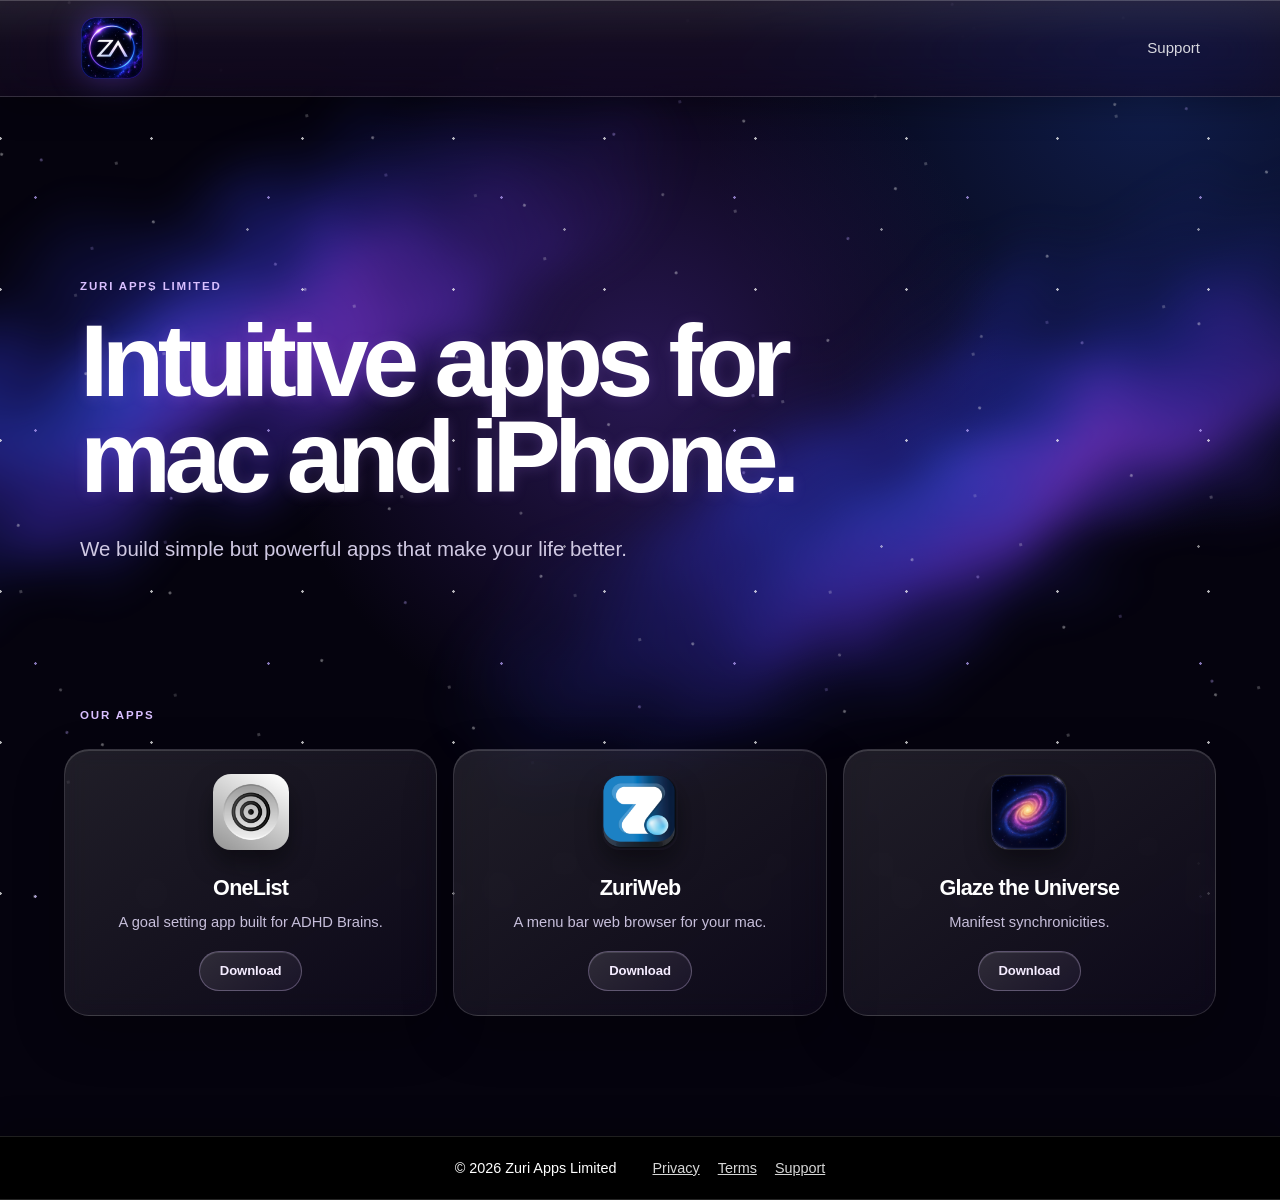
<file: index.html>
<!doctype html>
<html lang="en">
<head>
  <meta charset="utf-8">
  <meta name="viewport" content="width=device-width, initial-scale=1">
  <meta name="description" content="We build intuitive apps for Mac and iPhone.">
  <title>Zuri Apps</title>
  <link rel="icon" type="image/png" sizes="32x32" href="/assets/favicon-32.png?v=2">
  <link rel="shortcut icon" href="/assets/favicon-32.png?v=2">
  <link rel="icon" type="image/png" sizes="256x256" href="/assets/zuri-logo.png?v=2">
  <link rel="apple-touch-icon" href="/assets/apple-touch-icon.png?v=2">
  <link rel="stylesheet" href="styles.css">
</head>
<body class="home">
  <div class="space" aria-hidden="true"><i class="stars stars-one"></i><i class="stars stars-two"></i><i class="stars stars-three"></i></div>
  <nav class="site-nav"><a class="brand" href="/" aria-label="Zuri Apps home"><img class="brand-logo" src="/assets/zuri-logo.png" width="64" height="64" alt=""></a><a class="nav-link" href="/support.html">Support</a></nav>
  <main class="home-shell">
    <section class="home-hero"><p class="home-kicker">Zuri Apps Limited</p><h1>Intuitive apps for mac and iPhone.</h1><p>We build simple but powerful apps that make your life better.</p></section>
    <section class="apps" aria-label="Our apps"><div class="section-heading"><p class="home-kicker">Our apps</p></div><div class="app-grid">
      <article class="app-card"><img src="/assets/onelist.png" alt="OneList app icon"><div><h3>OneList</h3><p class="app-desc">A goal setting app built for ADHD Brains.</p><div class="app-links"><a class="capsule" href="https://apps.apple.com/app/id6449262868" target="_blank" rel="noopener">Download</a></div></div></article>
      <article class="app-card"><img src="/assets/zuriweb.png" alt="ZuriWeb app icon"><div><h3>ZuriWeb</h3><p class="app-desc">A menu bar web browser for your mac.</p><div class="app-links"><a class="capsule" href="https://apps.apple.com/app/id1570407056?mt=12" target="_blank" rel="noopener">Download</a></div></div></article>
      <article class="app-card"><img src="/assets/glaze.png" alt="Glaze the Universe app icon"><div><h3>Glaze the Universe</h3><p class="app-desc">Manifest synchronicities.</p><div class="app-links"><a class="capsule" href="https://apps.apple.com/app/id6749610874" target="_blank" rel="noopener">Download</a></div></div></article>
    </div></section>
  </main>
  <footer class="home-footer"><span class="footer-copyright">© 2026 Zuri Apps Limited</span><span><a href="/privacy.html">Privacy</a><a href="/terms.html">Terms</a><a href="/support.html">Support</a></span></footer>
</body>
</html>
</file>
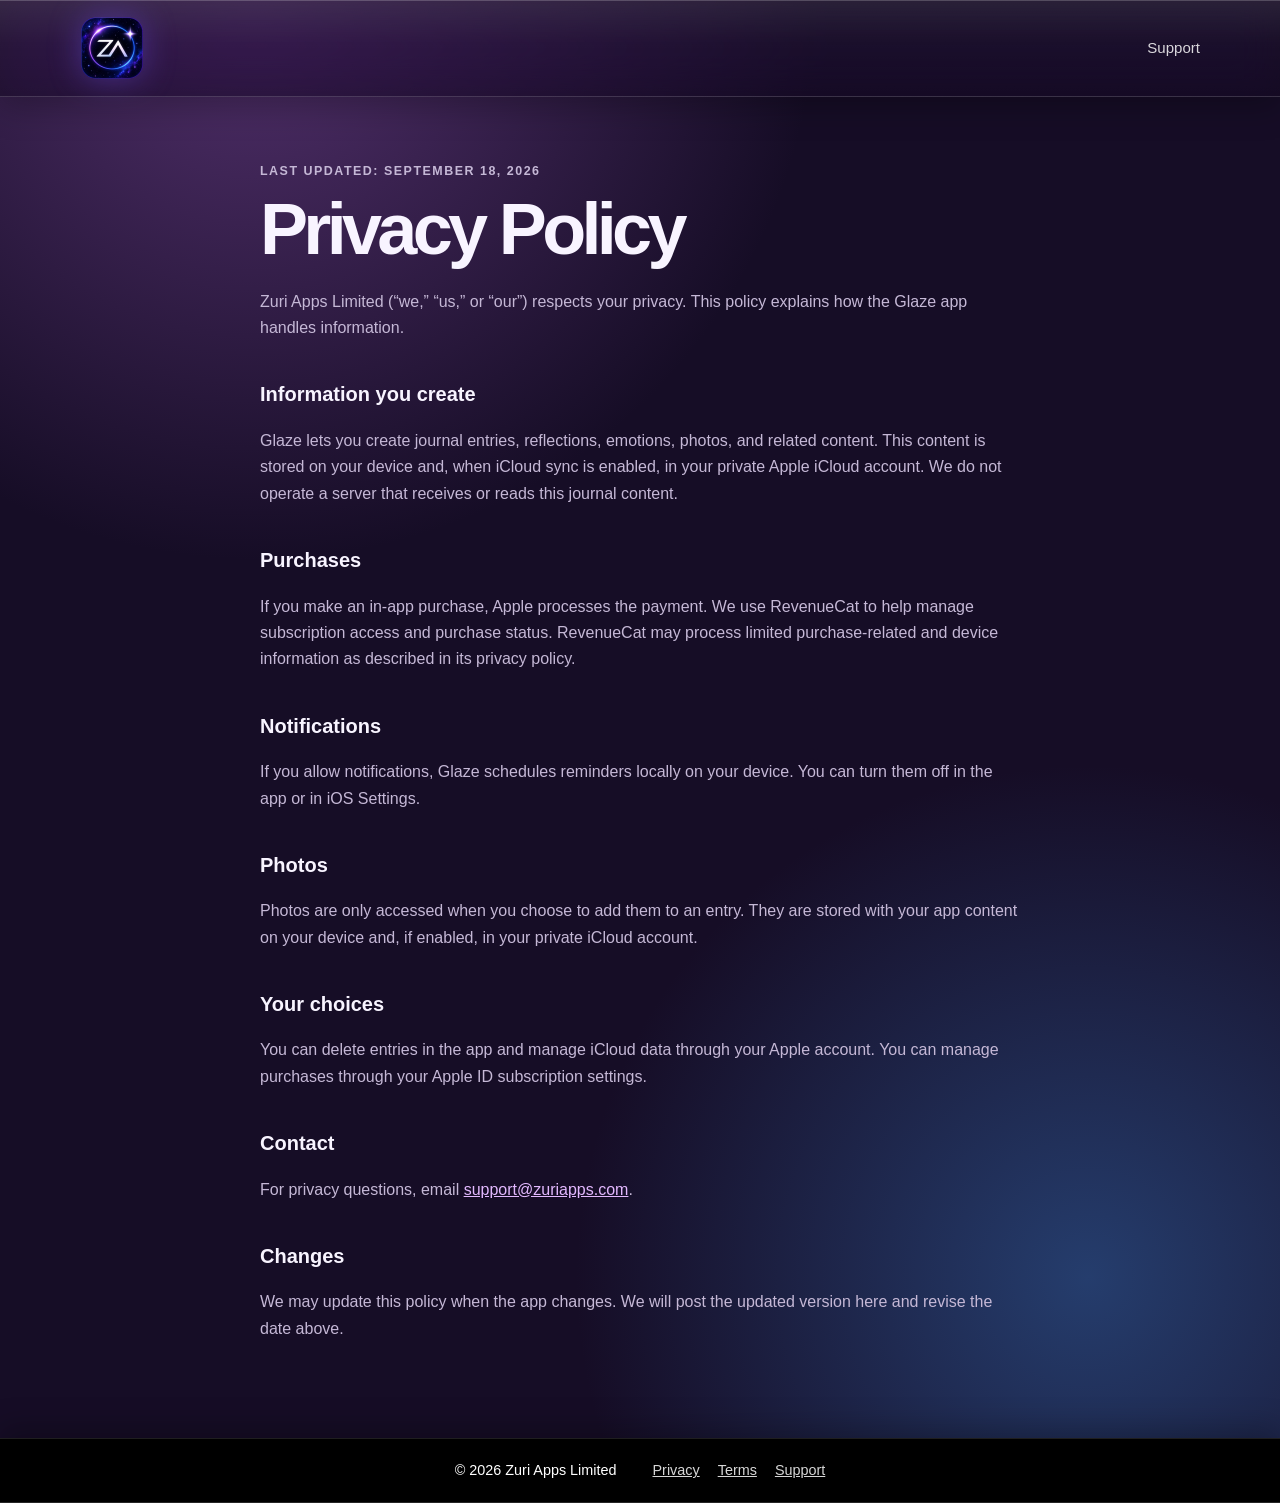
<file: privacypolicy/index.html>
<!doctype html><html lang="en"><head><meta charset="utf-8"><meta http-equiv="refresh" content="0; url=/privacy.html"><link rel="canonical" href="https://zuriapps.com/privacy.html"><title>Privacy Policy · Zuri Apps Limited</title></head><body><p>Continue to <a href="/privacy.html">Privacy Policy</a>.</p></body></html>
</file>
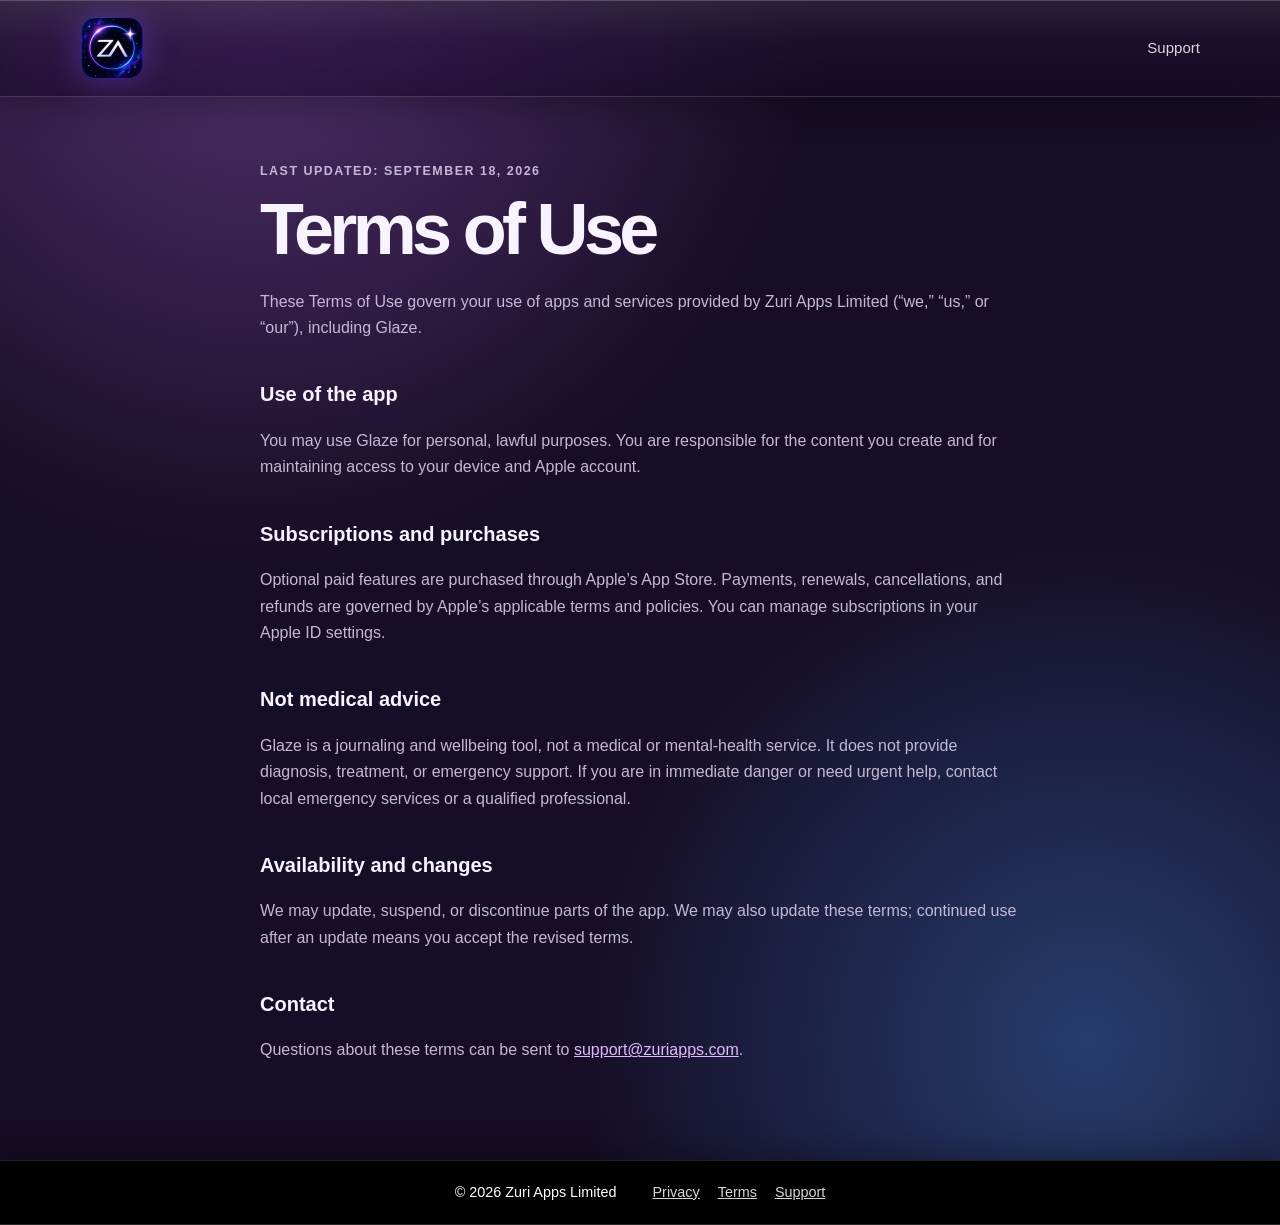
<file: termsofuse/index.html>
<!doctype html><html lang="en"><head><meta charset="utf-8"><meta http-equiv="refresh" content="0; url=/terms.html"><link rel="canonical" href="https://zuriapps.com/terms.html"><title>Terms of Use · Zuri Apps Limited</title></head><body><p>Continue to <a href="/terms.html">Terms of Use</a>.</p></body></html>
</file>
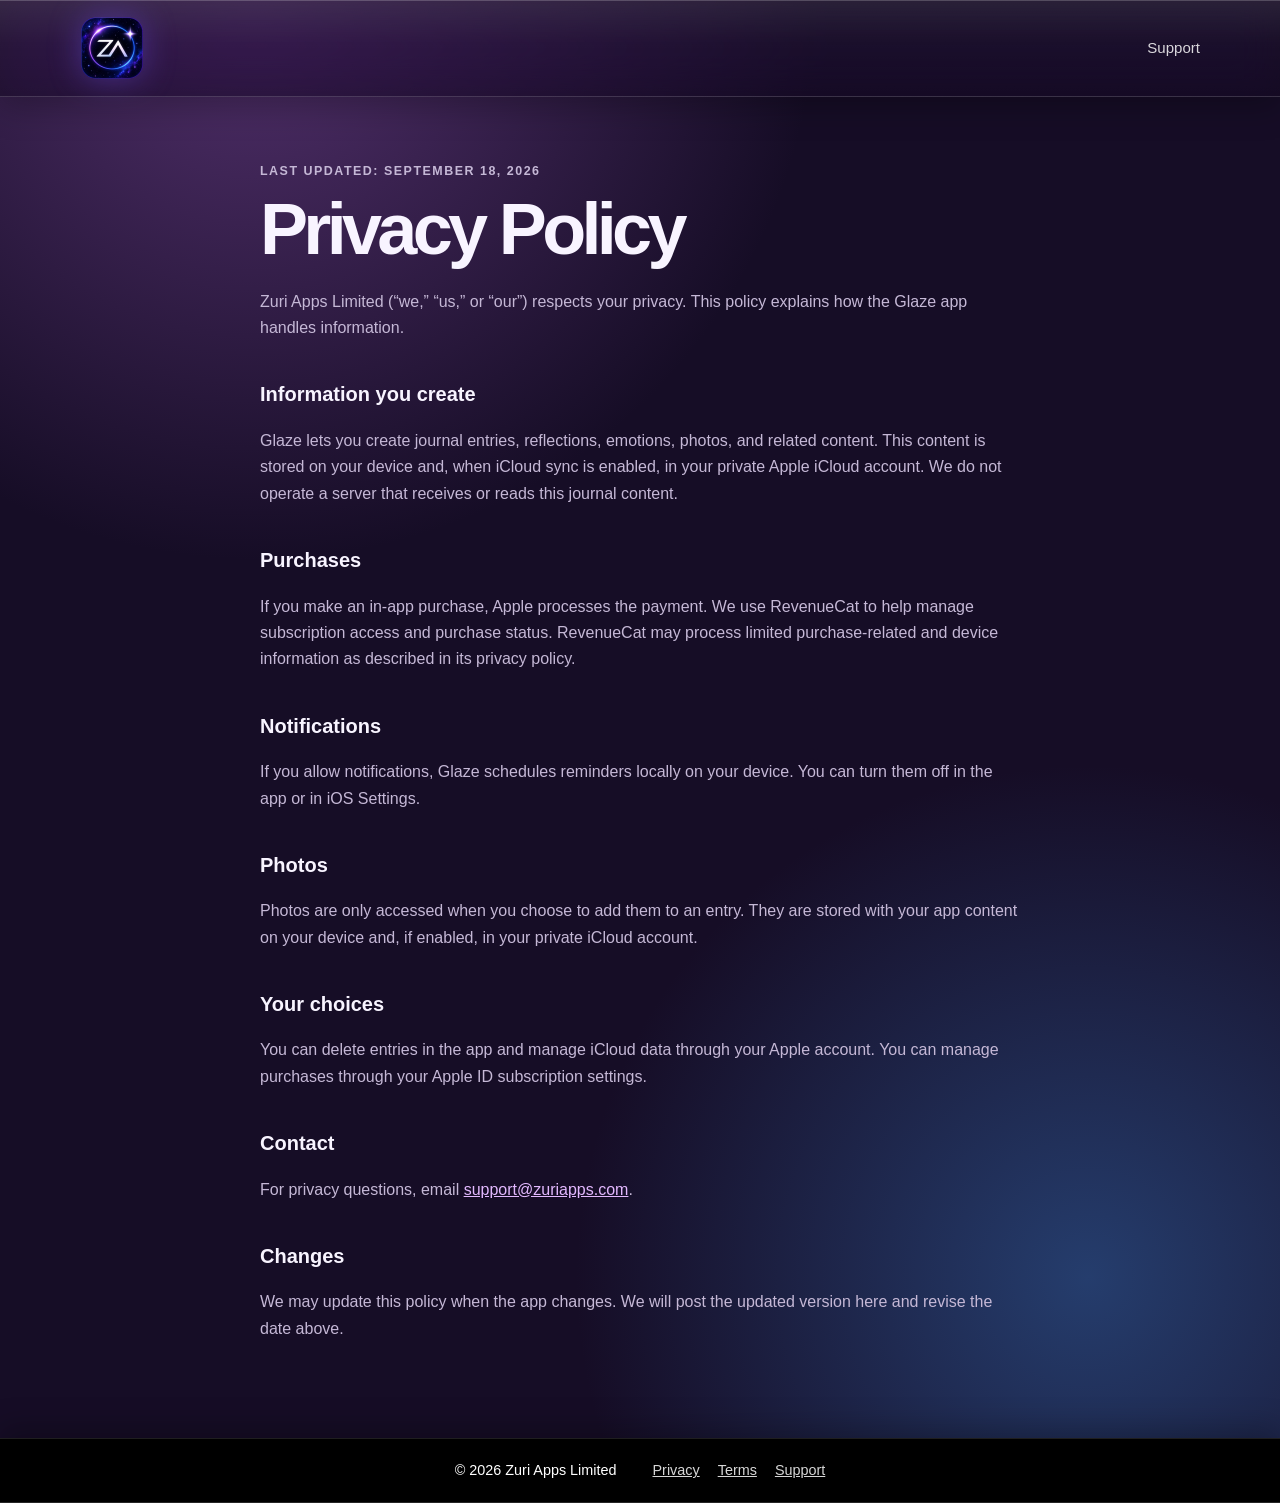
<file: privacy.html>
<!doctype html>
<html lang="en">
<head>
  <meta charset="utf-8"><meta name="viewport" content="width=device-width, initial-scale=1">
  <meta name="description" content="Privacy Policy for Zuri Apps."><title>Privacy Policy · Zuri Apps</title><link rel="icon" type="image/png" sizes="32x32" href="/assets/favicon-32.png?v=2"><link rel="shortcut icon" href="/assets/favicon-32.png?v=2"><link rel="icon" type="image/png" sizes="256x256" href="/assets/zuri-logo.png?v=2"><link rel="apple-touch-icon" href="/assets/apple-touch-icon.png?v=2"><link rel="stylesheet" href="styles.css">
</head>
<body>
  <nav class="site-nav"><a class="brand" href="/" aria-label="Zuri Apps home"><img class="brand-logo" src="/assets/zuri-logo.png" width="64" height="64" alt=""></a><a class="nav-link" href="/support.html">Support</a></nav>
  <main class="shell policy">
    <p class="eyebrow">Last updated: September 18, 2026</p><h1>Privacy Policy</h1>
    <p>Zuri Apps Limited (“we,” “us,” or “our”) respects your privacy. This policy explains how the Glaze app handles information.</p>
    <h2>Information you create</h2><p>Glaze lets you create journal entries, reflections, emotions, photos, and related content. This content is stored on your device and, when iCloud sync is enabled, in your private Apple iCloud account. We do not operate a server that receives or reads this journal content.</p>
    <h2>Purchases</h2><p>If you make an in-app purchase, Apple processes the payment. We use RevenueCat to help manage subscription access and purchase status. RevenueCat may process limited purchase-related and device information as described in its privacy policy.</p>
    <h2>Notifications</h2><p>If you allow notifications, Glaze schedules reminders locally on your device. You can turn them off in the app or in iOS Settings.</p>
    <h2>Photos</h2><p>Photos are only accessed when you choose to add them to an entry. They are stored with your app content on your device and, if enabled, in your private iCloud account.</p>
    <h2>Your choices</h2><p>You can delete entries in the app and manage iCloud data through your Apple account. You can manage purchases through your Apple ID subscription settings.</p>
    <h2>Contact</h2><p>For privacy questions, email <a href="mailto:support@zuriapps.com">support@zuriapps.com</a>.</p>
    <h2>Changes</h2><p>We may update this policy when the app changes. We will post the updated version here and revise the date above.</p>
  </main><footer><span class="footer-copyright">© 2026 Zuri Apps Limited</span><span><a href="/privacy.html">Privacy</a><a href="/terms.html">Terms</a><a href="/support.html">Support</a></span></footer>
</body></html>
</file>
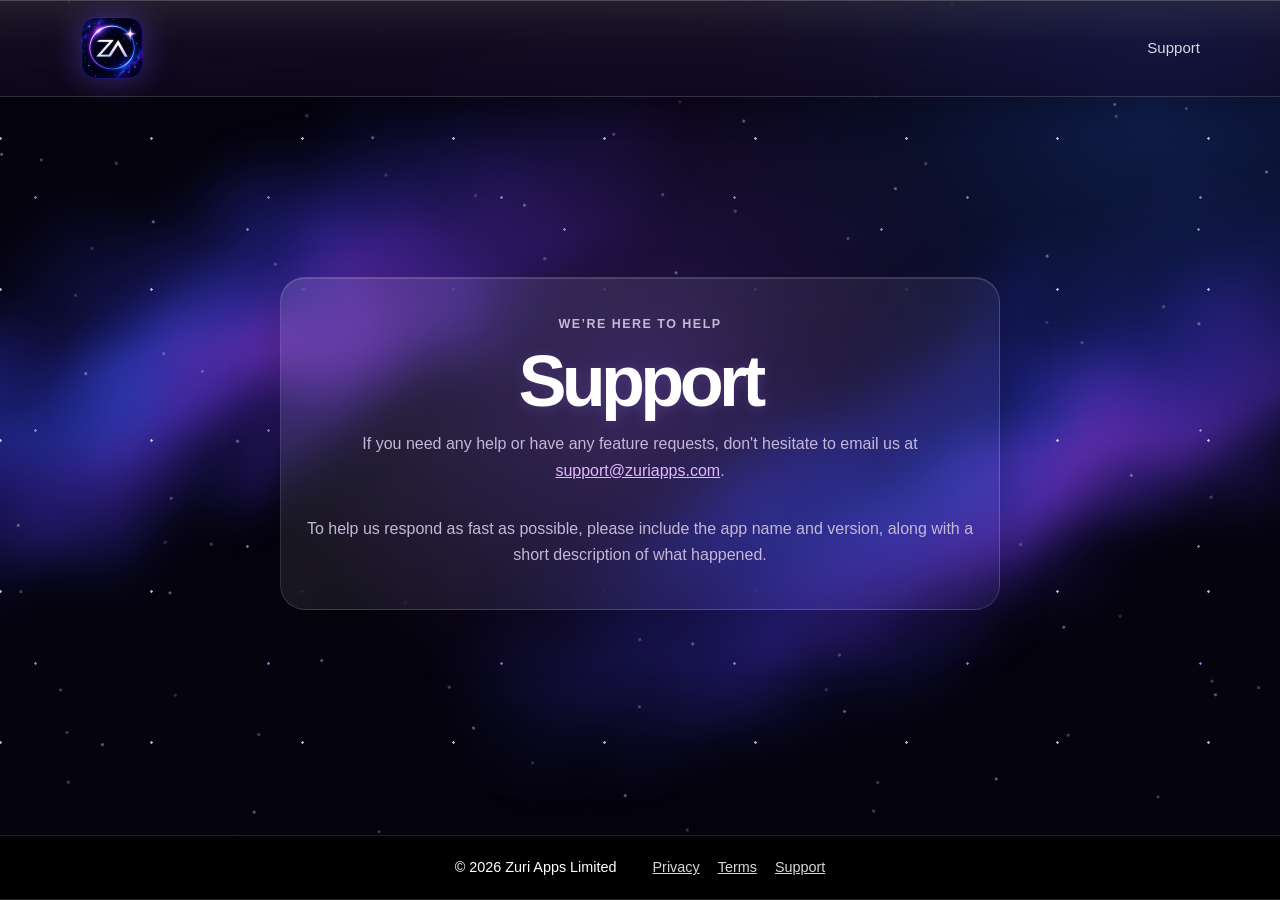
<file: support.html>
<!doctype html>
<html lang="en">
<head><meta charset="utf-8"><meta name="viewport" content="width=device-width, initial-scale=1"><meta name="description" content="Support for Zuri Apps."><title>Support · Zuri Apps</title><link rel="icon" type="image/png" sizes="32x32" href="/assets/favicon-32.png?v=2"><link rel="shortcut icon" href="/assets/favicon-32.png?v=2"><link rel="icon" type="image/png" sizes="256x256" href="/assets/zuri-logo.png?v=2"><link rel="apple-touch-icon" href="/assets/apple-touch-icon.png?v=2"><link rel="stylesheet" href="styles.css"></head>
<body class="home">
  <div class="space" aria-hidden="true"><i class="stars stars-one"></i><i class="stars stars-two"></i><i class="stars stars-three"></i></div>
  <nav class="site-nav"><a class="brand" href="/" aria-label="Zuri Apps home"><img class="brand-logo" src="/assets/zuri-logo.png" width="64" height="64" alt=""></a><a class="nav-link" href="/support.html">Support</a></nav>
  <main class="home-shell policy support-shell"><div class="app-card support-card"><p class="eyebrow">We’re here to help</p><h1>Support</h1><p>If you need any help or have any feature requests, don't hesitate to email us at <a href="mailto:support@zuriapps.com">support@zuriapps.com</a>.</p><p>To help us respond as fast as possible, please include the app name and version, along with a short description of what happened.</p></div></main>
  <footer class="home-footer"><span class="footer-copyright">© 2026 Zuri Apps Limited</span><span><a href="/privacy.html">Privacy</a><a href="/terms.html">Terms</a><a href="/support.html">Support</a></span></footer>
</body>
</html>
</file>
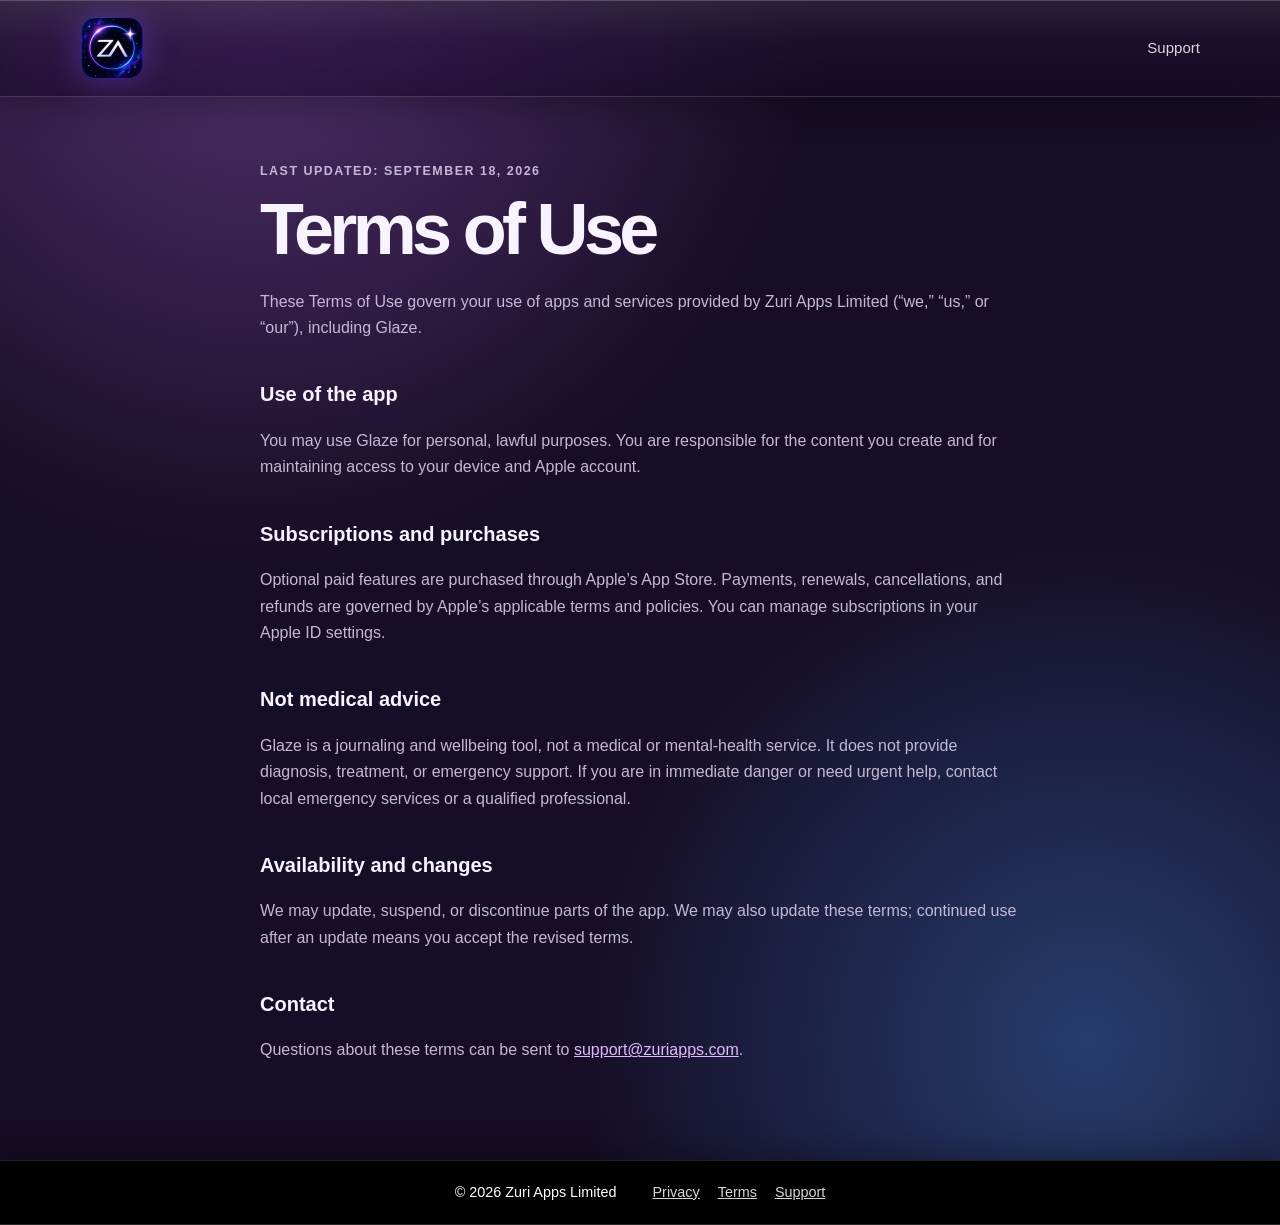
<file: terms.html>
<!doctype html>
<html lang="en">
<head><meta charset="utf-8"><meta name="viewport" content="width=device-width, initial-scale=1"><meta name="description" content="Terms of Use for Zuri Apps."><title>Terms of Use · Zuri Apps</title><link rel="icon" type="image/png" sizes="32x32" href="/assets/favicon-32.png?v=2"><link rel="shortcut icon" href="/assets/favicon-32.png?v=2"><link rel="icon" type="image/png" sizes="256x256" href="/assets/zuri-logo.png?v=2"><link rel="apple-touch-icon" href="/assets/apple-touch-icon.png?v=2"><link rel="stylesheet" href="styles.css"></head>
<body><nav class="site-nav"><a class="brand" href="/" aria-label="Zuri Apps home"><img class="brand-logo" src="/assets/zuri-logo.png" width="64" height="64" alt=""></a><a class="nav-link" href="/support.html">Support</a></nav><main class="shell policy">
  <p class="eyebrow">Last updated: September 18, 2026</p><h1>Terms of Use</h1>
  <p>These Terms of Use govern your use of apps and services provided by Zuri Apps Limited (“we,” “us,” or “our”), including Glaze.</p>
  <h2>Use of the app</h2><p>You may use Glaze for personal, lawful purposes. You are responsible for the content you create and for maintaining access to your device and Apple account.</p>
  <h2>Subscriptions and purchases</h2><p>Optional paid features are purchased through Apple’s App Store. Payments, renewals, cancellations, and refunds are governed by Apple’s applicable terms and policies. You can manage subscriptions in your Apple ID settings.</p>
  <h2>Not medical advice</h2><p>Glaze is a journaling and wellbeing tool, not a medical or mental-health service. It does not provide diagnosis, treatment, or emergency support. If you are in immediate danger or need urgent help, contact local emergency services or a qualified professional.</p>
  <h2>Availability and changes</h2><p>We may update, suspend, or discontinue parts of the app. We may also update these terms; continued use after an update means you accept the revised terms.</p>
  <h2>Contact</h2><p>Questions about these terms can be sent to <a href="mailto:support@zuriapps.com">support@zuriapps.com</a>.</p>
</main><footer><span class="footer-copyright">© 2026 Zuri Apps Limited</span><span><a href="/privacy.html">Privacy</a><a href="/terms.html">Terms</a><a href="/support.html">Support</a></span></footer></body></html>
</file>
<file: styles.css>
:root { --ink:#f8f4ff; --muted:#c5b8d6; --accent:#e3b9ff; --paper:#160d26; }
.site-nav .brand { display:inline-flex; align-items:center; border-radius:16px; }
.brand-logo { display:block; width:64px; height:64px; flex:none; filter:drop-shadow(0 0 16px #7051ed70); transition:transform .2s ease,filter .2s ease; }
.site-nav .brand:hover .brand-logo { transform:scale(1.05); filter:drop-shadow(0 0 20px #8b6cff99); }
.home .space::before { content:""; position:absolute; inset:-5%; background:url("/assets/nebula.svg") center / cover no-repeat; opacity:.85; }
* { box-sizing:border-box; } body { margin:0; min-height:100vh; color:var(--ink); background:radial-gradient(circle at 20% 0%,#52306c 0,transparent 35rem),radial-gradient(circle at 85% 85%,#253d6d 0,transparent 32rem),var(--paper); font:16px/1.65 -apple-system,BlinkMacSystemFont,"Segoe UI",sans-serif; }
.shell { width:min(100% - 40px,980px); margin:auto; } nav { display:flex; justify-content:space-between; align-items:center; padding:28px 0; } a { color:var(--accent); } .brand { color:var(--ink); text-decoration:none; font-size:1.2rem; font-weight:700; letter-spacing:-.03em; } .hero { max-width:720px; padding:14vh 0 22vh; } .eyebrow { color:var(--accent); font-size:.78rem; font-weight:700; letter-spacing:.12em; text-transform:uppercase; } h1 { margin:.1em 0 .35em; font-size:clamp(3rem,9vw,6.5rem); letter-spacing:-.065em; line-height:.96; } .lede { max-width:560px; color:var(--muted); font-size:1.25rem; } .button { display:inline-block; margin-top:18px; padding:12px 18px; border-radius:999px; color:#221131; background:var(--accent); font-weight:700; text-decoration:none; } .policy { max-width:760px; padding-bottom:80px; } .policy h1 { font-size:clamp(2.5rem,7vw,4.5rem); } .policy h2 { margin-top:2.3rem; font-size:1.25rem; } .policy p { color:var(--muted); } footer { display:flex; justify-content:space-between; gap:20px; width:min(100% - 40px,980px); margin:auto; padding:26px 0; border-top:1px solid #ffffff24; color:var(--muted); font-size:.9rem; } footer a { margin-left:18px; } @media (max-width:560px){footer{display:block} footer span:last-child{display:block;margin-top:10px}footer a:first-child{margin-left:0}}

/* Shared starfield for the home and support pages. */
.home { overflow-x:hidden; background:#05030e; }.home .space { position:fixed; inset:0; overflow:hidden; pointer-events:none; background:radial-gradient(circle at 50% 42%,#281752 0,transparent 23rem),radial-gradient(circle at 90% 10%,#101d4b 0,transparent 28rem),#05030e; }.home .stars { position:absolute; inset:-30%; display:block; width:160%; height:160%; background-image:radial-gradient(#fff 1px,transparent 1.5px),radial-gradient(#bda7ff 1px,transparent 1.5px),radial-gradient(#ffffffb8 1px,transparent 1.5px); background-size:151px 151px,233px 233px,317px 317px; background-position:7px 31px,70px 118px,156px 24px; opacity:.7; --rot:0deg; --scale:1; transform:rotate(var(--rot)) scale(var(--scale)); animation:spiral 420s linear infinite; }.home .stars-two { opacity:.38; --rot:24deg; --scale:1.1; animation-duration:600s; }.home .stars-three { opacity:.22; --rot:-14deg; --scale:1.3; animation-duration:800s; }.home-shell,.home-footer { position:relative; z-index:1; width:min(100% - 48px,1120px); margin:auto; }.home-nav { padding:30px 0; }.home .nav-link { color:#ffffffcc; text-decoration:none; font-size:.94rem; }.home .nav-link:hover,.home-footer a:hover { color:white; }.home-hero { max-width:760px; padding:clamp(110px,20vh,210px) 0 115px; }.home-kicker { margin:0 0 17px; color:#d9bfff; font-weight:700; font-size:.72rem; text-transform:uppercase; letter-spacing:.16em; }.home h1 { max-width:800px; margin:0; color:#fff; font-size:clamp(3.3rem,8vw,7rem); line-height:.94; text-wrap:balance; text-shadow:0 2px 14px #b586ff2e; }.home-hero > p:last-child { max-width:565px; margin:26px 0 0; color:#d0c9e3; font-size:clamp(1.05rem,2vw,1.28rem); }.apps { padding:26px 0 120px; }.section-heading { display:flex; justify-content:space-between; align-items:end; gap:24px; margin-bottom:24px; }.section-heading .home-kicker { margin:0; }.app-grid { display:grid; grid-template-columns:repeat(3,1fr); gap:16px; }.app-card { min-height:200px; display:flex; flex-direction:column; justify-content:space-between; padding:24px; border:1px solid #ffffff24; border-radius:25px; background:linear-gradient(145deg,#ffffff1c,#9570d10e); box-shadow:inset 0 1px #ffffff25,0 20px 50px #00000044; backdrop-filter:blur(12px); transition:transform .25s ease,border-color .25s ease; }.app-card > div { display:flex; flex-direction:column; flex:1; }.app-card .app-links { margin-top:auto; padding-top:18px; }.app-card:hover { transform:translateY(-7px); border-color:#e2c9ff99; }.app-card img { width:76px; height:76px; align-self:center; border-radius:18px; box-shadow:0 13px 26px #0000006b; }.app-card h3 { margin:28px 0 5px; color:#fff; font-size:1.35rem; letter-spacing:-.035em; }.app-desc { margin:0; color:#c7bfdb; font-size:.92rem; line-height:1.5; }.app-links { display:flex; flex-wrap:wrap; justify-content:center; gap:10px; margin-top:18px; }.capsule { display:inline-flex; align-items:center; gap:6px; padding:8px 20px; border-radius:999px; border:1px solid #e2c9ff4d; color:#f5ecff; font-size:.82rem; font-weight:600; letter-spacing:-.01em; text-decoration:none; background:linear-gradient(145deg,#ffffff1c,#9570d112); box-shadow:inset 0 1px #ffffff20; transition:border-color .2s ease,background .2s ease,box-shadow .2s ease; }.capsule:hover { border-color:#e2c9ffb5; background:linear-gradient(145deg,#ffffff34,#9570d130); box-shadow:inset 0 1px #ffffff30,0 0 22px #c89bff45; }.home-footer { padding:28px 0; border-top:1px solid #ffffff1f; color:#a9a0bc; font-size:.9rem; }.footer-copyright { flex:1; text-align:center; }.support-shell { padding:clamp(110px,20vh,210px) 0 80px; }.home .policy h1 { font-size:clamp(2.5rem,7vw,4.5rem); }.support-card { width:min(100%,720px); margin:0 auto; text-align:left; }.support-card .eyebrow { text-align:center; }.support-card h1 { text-align:center; } @keyframes spiral { from { transform:rotate(var(--rot)) scale(var(--scale)); } to { transform:rotate(calc(var(--rot) + 360deg)) scale(var(--scale)); } } @media (max-width:700px) { .home-shell,.home-footer { width:min(100% - 36px,1120px); }.home-hero { padding-top:125px; }.app-grid { grid-template-columns:1fr; }.app-card { min-height:auto; }.app-card h3 { margin-top:20px; } } @media (prefers-reduced-motion:reduce) { .home .stars { animation:none; } .app-card { transition:none; } }

/* Shared site chrome and page alignment. */
body { display:flex; flex-direction:column; }.site-nav { position:relative; z-index:2; display:flex; justify-content:space-between; align-items:center; width:100%; padding:16px max(24px,calc((100vw - 1120px)/2)); background:linear-gradient(180deg,#ffffff17 0%,#ffffff05 45%,transparent 100%),rgb(20 11 33 / .6); border-bottom:1px solid #ffffff14; box-shadow:inset 0 1px #ffffff33,0 10px 30px #00000040; backdrop-filter:blur(22px) saturate(160%); -webkit-backdrop-filter:blur(22px) saturate(160%); }.site-nav .nav-link { color:#ffffffd6; text-decoration:none; font-size:.94rem; }.site-nav .nav-link:hover { color:white; } body:not(.home) .shell { flex:1; width:min(100% - 40px,760px); margin:0 auto; padding:52px 0 80px; } footer,.home-footer { display:flex; justify-content:center; align-items:center; gap:0; width:100%; margin-top:auto; padding:20px max(24px,calc((100vw - 1120px)/2)); border:0; border-top:1px solid #ffffff1f; color:#fff; background:#000; box-shadow:inset 0 -1px #ffffff26,0 -10px 30px #00000040; backdrop-filter:blur(22px) saturate(160%); -webkit-backdrop-filter:blur(22px) saturate(160%); }.home-footer { position:relative; z-index:1; }.footer-copyright { flex:none; text-align:left; }.home-footer a,footer a { color:#ffffffd6; }.home-footer a:hover,footer a:hover { color:#fff; }.footer-copyright + span { margin-left:18px; }.home-shell { flex:1; margin:0 auto; }.apps { width:min(calc(100vw - 128px),1600px); margin-left:50%; transform:translateX(-50%); }.section-heading { width:min(100%,1120px); margin-inline:auto; }.app-grid { width:100%; margin-inline:auto; }.app-card { justify-content:flex-start; text-align:center; }.app-card img { margin-bottom:20px; }.app-card h3 { margin:0 0 5px; } @media (max-width:700px){.apps{width:calc(100vw - 36px)}} @media (max-width:560px){.site-nav{padding:13px 18px}.brand-logo{width:54px;height:54px}body:not(.home) .shell{padding-top:38px}footer,.home-footer{padding:18px;flex-wrap:wrap}footer span:last-child{margin-top:0}.footer-copyright + span{margin-left:14px}}
</file>
